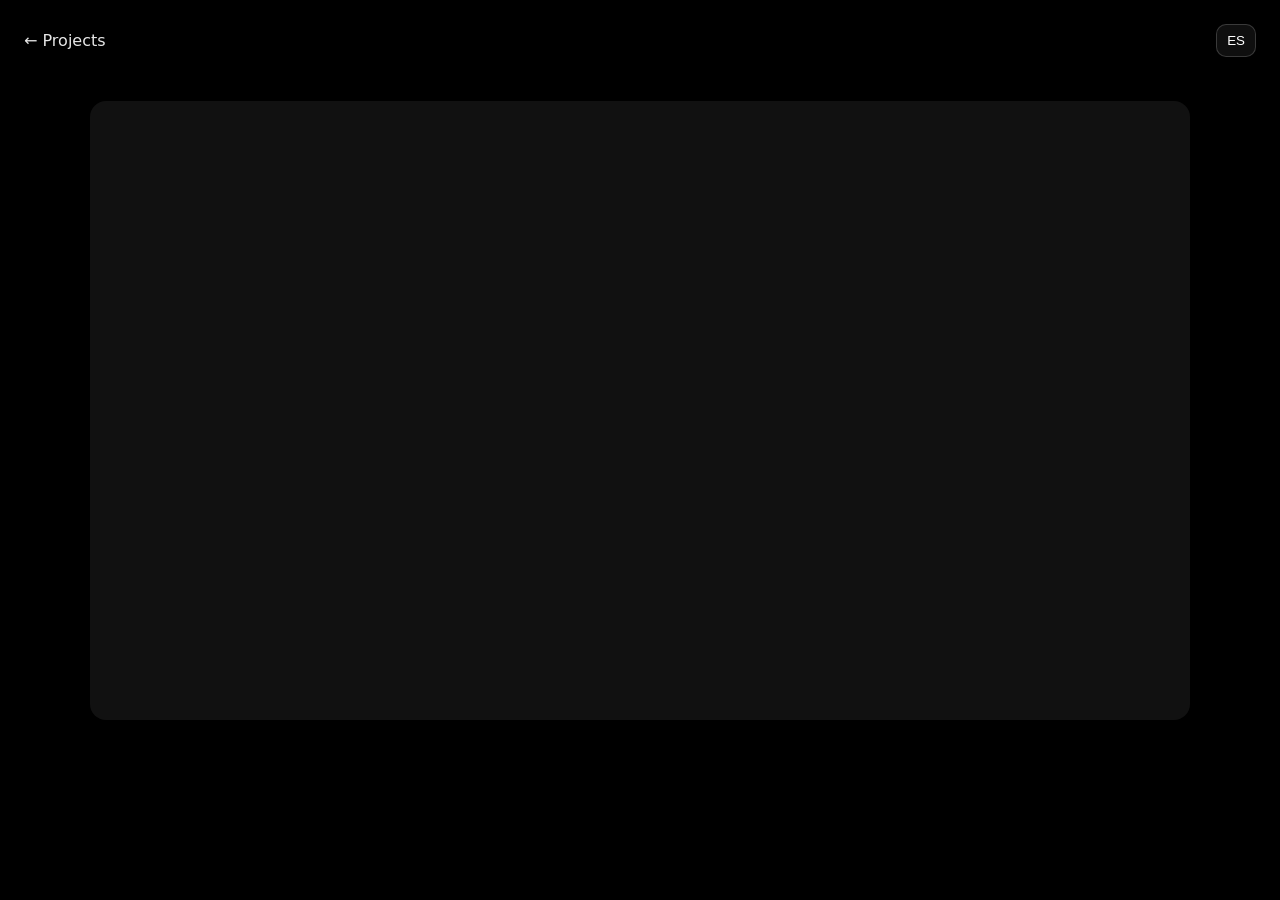
<file: project/index.html>
<!doctype html>
<html lang="es">
  <head>
    <meta charset="utf-8" />
    <meta name="viewport" content="width=device-width,initial-scale=1" />
    <title>Project</title>
    <style>
      body { margin: 0; font-family: system-ui, -apple-system, Arial; background: #000; color: #fff; }
      header { padding: 24px; display:flex; justify-content:space-between; align-items:center; }
      a { color: #fff; text-decoration: none; opacity:.9; }
      a:hover { opacity: 1; }
      .lang { border:1px solid rgba(255,255,255,.18); background:rgba(255,255,255,.06); color:#fff; padding:8px 10px; border-radius:10px; cursor:pointer; }
      .wrap { padding: 0 24px 40px; max-width: 1100px; margin: 0 auto; }
      .title { font-size: 34px; margin: 8px 0 10px; }
      .sub { opacity:.75; margin: 0 0 20px; }
      .video {
        position: relative;
        width: 100%;
        padding-top: 56.25%;
        background: #111;
        border-radius: 16px;
        overflow: hidden;
      }
      .video iframe {
        position:absolute; inset:0;
        width:100%; height:100%;
        border:0;
      }
      .desc { margin-top: 22px; opacity:.9; line-height:1.5; white-space: pre-wrap; }
    </style>
  </head>

  <body>
    <header>
      <a href="/projects">← Projects</a>
      <button class="lang" id="langBtn">ES</button>
    </header>

    <div class="wrap">
      <h1 class="title" id="title"></h1>
      <p class="sub" id="sub"></p>
      <div class="video" id="video"></div>
      <div class="desc" id="desc"></div>
    </div>

    <script type="module">
      import { fetchProjectBySlug } from "../js/sanity.js";

      const langBtn = document.getElementById("langBtn");
      let lang = localStorage.getItem("lang") || "es";
      langBtn.textContent = lang.toUpperCase();

      langBtn.addEventListener("click", () => {
        lang = lang === "es" ? "en" : "es";
        localStorage.setItem("lang", lang);
        langBtn.textContent = lang.toUpperCase();
        render();
      });

      // ✅ Get slug from URL: /projects/<slug>
      const pathParts = window.location.pathname.split("/").filter(Boolean);
      const slug = pathParts[pathParts.length - 1]; // last segment

      let project = null;

      function titleFor(p) {
        return lang === "es" ? p.title_es : p.title_en;
      }
      function descFor(p) {
        return lang === "es" ? p.description_es : p.description_en;
      }
      function vimeoId(url) {
        if (!url) return null;
        const m = String(url).match(/\b(\d{6,12})\b/);
        return m ? m[1] : null;
      }

      function render() {
        if (!project) return;
        document.getElementById("title").textContent = titleFor(project);
        document.getElementById("sub").textContent = [project.client, project.year].filter(Boolean).join(" • ");
        document.getElementById("desc").textContent = descFor(project) || "";

        const id = vimeoId(project.vimeo_url);
        document.getElementById("video").innerHTML = id
          ? `<iframe src="https://player.vimeo.com/video/${id}?autoplay=0&muted=0&title=0&byline=0&portrait=0" allow="autoplay; fullscreen; picture-in-picture" allowfullscreen></iframe>`
          : `<div style="padding:24px;opacity:.7">Video URL inválida</div>`;
      }

      (async () => {
        project = await fetchProjectBySlug(slug);
        if (!project) {
          document.getElementById("title").textContent = "Project not found";
          return;
        }
        render();
      })();
    </script>
  </body>
</html>
</file>
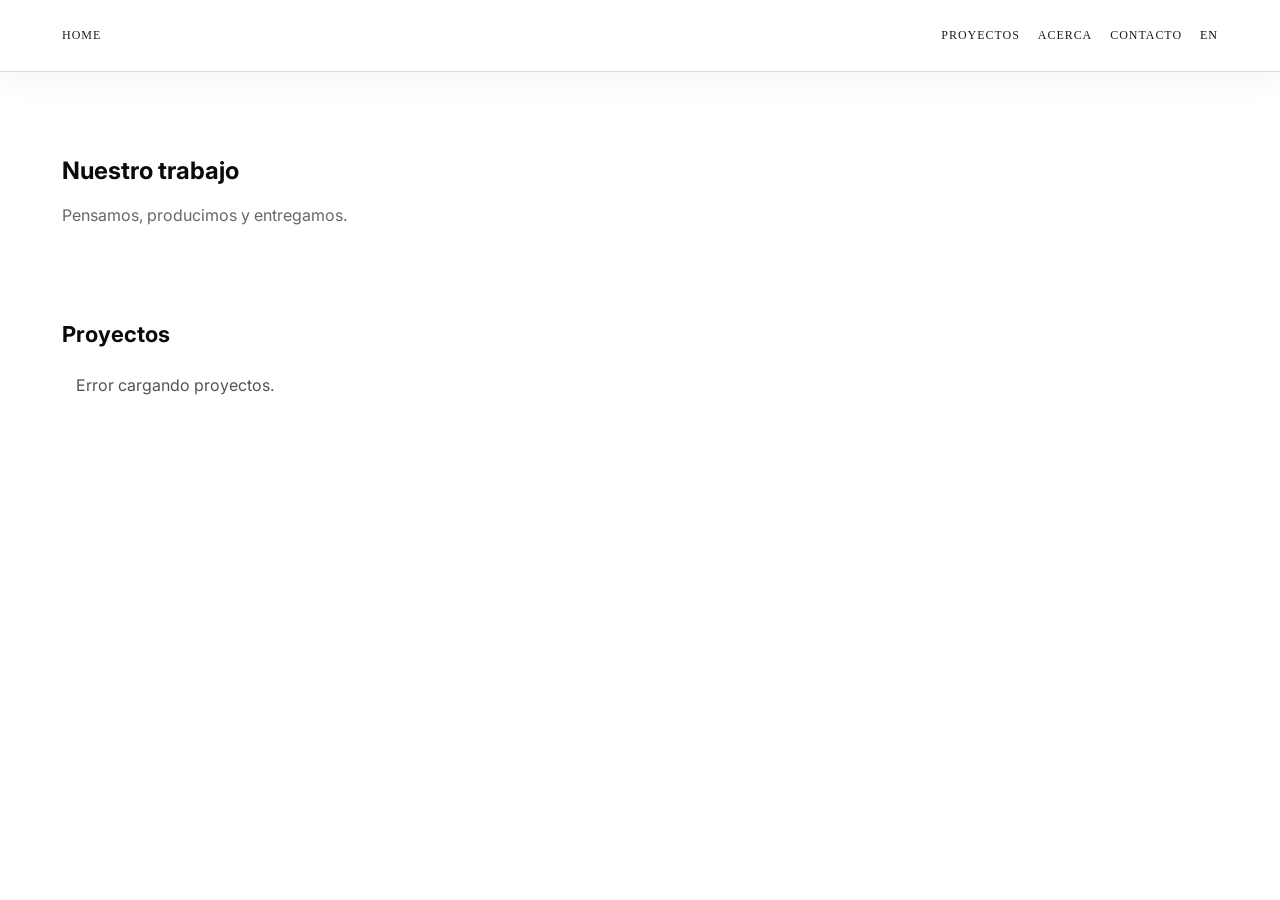
<file: projects/index.html>
<!doctype html>
<html lang="es">
  <head>
    <meta charset="utf-8" />
    <meta name="viewport" content="width=device-width,initial-scale=1" />
    <title>Projects</title>

    <!-- Main styles -->
    <link rel="stylesheet" href="/css/style.css" />

    <!-- SEO / OG -->
    <meta name="description" content="Portfolio de proyectos audiovisuales." />
    <meta property="og:type" content="website" />
    <meta property="og:title" content="Calabria – Projects" />
    <meta property="og:description" content="Selección de trabajos audiovisuales." />
    <meta property="og:image" content="https://productora-web-v2.pages.dev/assets/og.jpg" />
    <meta property="og:url" content="https://productora-web-v2.pages.dev/projects/" />
    <meta name="twitter:card" content="summary_large_image" />
    <link rel="icon" href="/assets/favicon.png" />
    <link rel="canonical" href="https://www.bycalabria.com/projects/" />

    <style>
      /* page-specific */
      .top {
        display: flex;
        justify-content: space-between;
        align-items: flex-end;
        gap: 18px;
        padding-top: 28px;
      }

      .subtitle {
        margin: 0;
        color: var(--muted);
        max-width: 80ch;
      }

      .filters {
        display: flex;
        gap: 10px;
        flex-wrap: wrap;
        justify-content: flex-end;
      }

      .pill {
        border: 1px solid var(--line);
        background: rgba(255, 255, 255, 0.05);
        color: var(--fg);
        padding: 8px 10px;
        border-radius: 999px;
        cursor: pointer;
        font-size: 13px;
        opacity: 0.9;
      }
      .pill:hover {
        opacity: 1;
      }
      .pill.active {
        background: rgba(255, 255, 255, 0.12);
        border-color: rgba(255, 255, 255, 0.22);
      }

      /* detail view */
      .detail-wrap {
        padding: 26px 0 54px;
      }

      .backline {
        display: flex;
        align-items: center;
        gap: 12px;
        margin: 10px 0 18px;
      }

      .back {
        display: inline-flex;
        align-items: center;
        gap: 8px;
        color: var(--fg);
        opacity: 0.9;
      }

      .detail-title {
        font-size: 36px;
        margin: 8px 0 10px;
        line-height: 1.05;
      }

      .detail-sub {
        margin: 0 0 18px;
        color: var(--muted);
      }

      .detail-video {
        position: relative;
        width: 100%;
        padding-top: 56.25%;
        background: #111;
        border-radius: 16px;
        overflow: hidden;
        border: 1px solid var(--line);
      }

      .detail-video iframe {
        position: absolute;
        inset: 0;
        width: 100%;
        height: 100%;
        border: 0;
      }

      .detail-desc {
        margin-top: 18px;
        color: var(--muted);
        line-height: 1.55;
        white-space: pre-wrap;
      }

      .hidden {
        display: none;
        
      .video-loading{
  position:absolute;
  inset:0;
  display:flex;
  align-items:center;
  justify-content:center;
  color: rgba(255,255,255,.65);
  font-size:12px;
  letter-spacing:.18em;
  text-transform: uppercase;
  background: radial-gradient(circle at 50% 50%, rgba(255,255,255,.06), rgba(0,0,0,.65));
}

.fade-in{
  animation: fadeIn .45s ease both;
}
@keyframes fadeIn{
  from{ opacity:0; transform: translateY(6px); filter: blur(6px); }
  to{ opacity:1; transform: translateY(0); filter: blur(0); }
}
.gallery{
  margin-top: 16px;
  display:grid;
  grid-template-columns: repeat(3, 1fr);
  gap: 12px;
}

@media (max-width: 900px){
  .gallery{ grid-template-columns: repeat(2, 1fr); }
}

.gallery img{
  width:100%;
  aspect-ratio: 16/10;
  object-fit: cover;
  border-radius: 14px;
  border: 1px solid var(--line);
  cursor: pointer;
  transition: transform .25s ease, opacity .25s ease;
  opacity: .95;
}
.gallery img:hover{
  transform: scale(1.01);
  opacity: 1;
}
        /* Lightbox */
.lightbox{
  position: fixed;
  inset: 0;
  background: rgba(0,0,0,.92);
  display:flex;
  align-items:center;
  justify-content:center;
  padding: 18px;
  z-index: 99999;
}

.lightbox.hidden{
  display:none;
}

.lightbox-img{
  max-width: min(1100px, 96vw);
  max-height: 86vh;
  border-radius: 16px;
  border: 1px solid rgba(255,255,255,.14);
  object-fit: contain;
}

.lightbox-close{
  position:absolute;
  top: 16px;
  right: 16px;
  width: 42px;
  height: 42px;
  border-radius: 999px;
  border: 1px solid rgba(255,255,255,.18);
  background: rgba(255,255,255,.08);
  color: rgba(255,255,255,.92);
  cursor:pointer;
  font-size: 16px;
}
.lightbox-close:hover{
  background: rgba(255,255,255,.14);
}


      }
    </style>
  </head>

  <body>
    <!-- NAV mount -->
    <script type="module">
      import { mountNav } from "/js/nav.js";
      mountNav();
    </script>

    <main class="container">
      <!-- LIST VIEW -->
      <section id="listView" class="section" style="padding-top: 36px">
        <div class="top">
          <div>
            <h1 class="h1 display" id="pageTitle">Nuestro trabajo</h1>
            <p class="subtitle" id="pageSubtitle">
              Pensamos, producimos y entregamos.
            </p>
          </div>

          <div class="filters" id="filters"></div>
        </div>

        <div style="height: 18px"></div>

        <div class="grid" id="grid"></div>
      </section>

      <!-- DETAIL VIEW -->
      <section id="detailView" class="hidden detail-wrap">
        <div class="backline">
          <a class="back" href="/projects/" id="backBtn">← Projects</a>
          <span style="color: var(--muted2); font-size: 13px" id="detailSlug"></span>
        </div>

        <h1 class="detail-title display" id="detailTitle"></h1>
        <p class="detail-sub" id="detailSub"></p>

        <div class="detail-video" id="detailVideo">
        <!-- GALLERY -->
<div class="gallery" id="gallery"></div>

        <div class="detail-desc" id="detailDesc"></div>
      </section>
    </main>
    
<!-- LIGHTBOX -->
<div class="lightbox hidden" id="lightbox" aria-hidden="true">
  <button class="lightbox-close" id="lightboxClose" aria-label="Close">✕</button>
  <button class="lightbox-arrow left" id="lightboxPrev" aria-label="Previous">‹</button>
  <button class="lightbox-arrow right" id="lightboxNext" aria-label="Next">›</button>
  <div class="lightbox-count" id="lightboxCount">1 / 1</div>
  <img class="lightbox-img" id="lightboxImg" alt="" />
</div>


    <!-- ✅ main logic (external JS) -->
    <script type="module" src="/projects/projects.js"></script>
  </body>
</html>
</file>
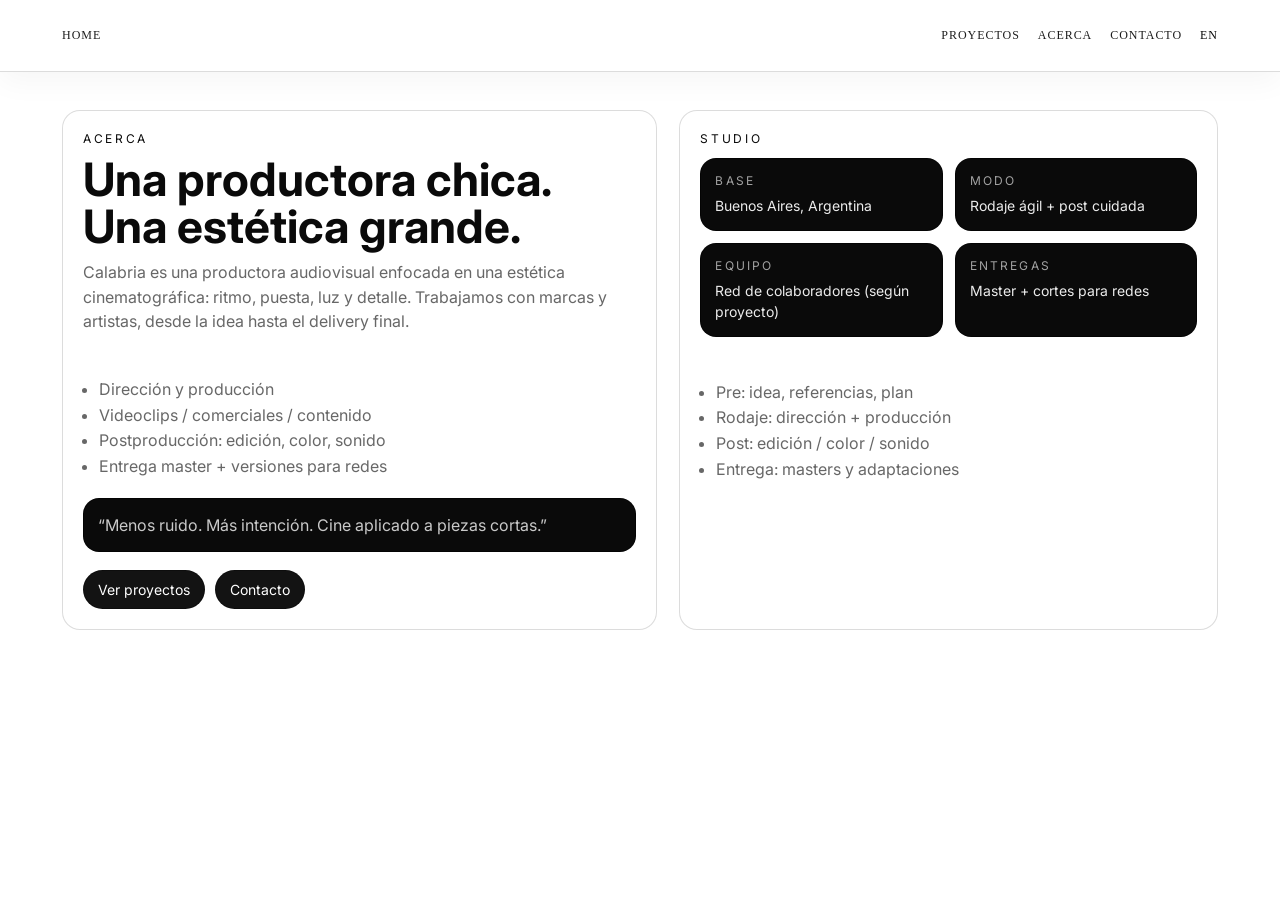
<file: about.html>
<!doctype html>
<html lang="es">
<head>
  <meta charset="utf-8"/>
  <meta name="viewport" content="width=device-width,initial-scale=1"/>
  <title>Acerca – Calabria</title>
  <link rel="stylesheet" href="/css/style.css"/>

  <meta name="description" content="Calabria. Productora audiovisual: dirección, producción y post." />
  <meta property="og:type" content="website" />
  <meta property="og:title" content="Acerca – Calabria" />
  <meta property="og:description" content="Dirección, producción y post. Estética cinematográfica." />
  <meta property="og:image" content="https://www.bycalabria.com/assets/og.jpg" />
  <meta property="og:url" content="https://www.bycalabria.com/about.html" />
  <meta name="twitter:card" content="summary_large_image" />
  <link rel="icon" href="/assets/favicon.png" />
  <link rel="canonical" href="https://www.bycalabria.com/about.html" />

  <style>
    .about-wrap{
      padding-top: 38px;
      padding-bottom: 70px;
      display:grid;
      grid-template-columns: 1.05fr .95fr;
      gap: 22px;
    }
    @media (max-width: 900px){
      .about-wrap{ grid-template-columns: 1fr; }
    }

    .panel{
      border: 1px solid var(--line);
      border-radius: var(--radius);
      background: rgba(255,255,255,.03);
      overflow:hidden;
    }
    .panel-inner{ padding: 20px; }

    .kicker{
      font-size: 12px;
      letter-spacing: .22em;
      text-transform: uppercase;
      color: var(--muted2);
      margin-bottom: 10px;
    }

    .big-title{
      margin: 0 0 10px;
      font-size: 46px;
      line-height: 1.02;
      max-width: 20ch;
    }

    .lead{
      margin: 0;
      color: var(--muted);
      max-width: 75ch;
      line-height: 1.55;
      font-size: 16px;
    }

    .section-title{
      margin: 18px 0 10px;
      font-size: 12px;
      letter-spacing: .22em;
      text-transform: uppercase;
      color: rgba(255,255,255,.62);
    }

    .bullets{
      margin: 0;
      padding-left: 16px;
      color: var(--muted);
      line-height: 1.6;
    }

    /* ✅ Capsule black style (replaces grey blocks) */
    .cap{
      border: 1px solid rgba(0,0,0,.55);
      border-radius: 16px;
      background: #0a0a0a;
      color: rgba(255,255,255,.9);
      padding: 14px;
    }

    .quote{
      margin-top: 18px;
      line-height: 1.55;
      color: rgba(255,255,255,.78);
    }

    .mini-grid{
      display:grid;
      grid-template-columns: 1fr 1fr;
      gap: 12px;
      margin-top: 12px;
    }
    @media (max-width: 520px){
      .mini-grid{ grid-template-columns: 1fr; }
    }

    /* right cards -> capsule black */
    .card2{
      border: 1px solid rgba(0,0,0,.55);
      border-radius: 16px;
      background: #0a0a0a;
      padding: 14px;
    }
    .card2 .label{
      font-size: 12px;
      letter-spacing: .18em;
      text-transform: uppercase;
      color: rgba(255,255,255,.62);
      margin-bottom: 8px;
    }
    .card2 .value{
      color: rgba(255,255,255,.92);
      font-size: 14px;
      line-height: 1.45;
    }

    /* buttons -> capsule black like Contact */
    .btnrow{
      display:flex;
      gap: 10px;
      flex-wrap: wrap;
      margin-top: 18px;
    }
    .btn{
      display:inline-flex;
      align-items:center;
      justify-content:center;
      gap:8px;
      padding: 10px 14px;
      border-radius: 999px;
      border: 1px solid rgba(0,0,0,.55);
      background: #0a0a0a;
      color: #fff;
      cursor:pointer;
      font-size: 14px;
      opacity: .96;
      white-space: nowrap;
      text-decoration:none;
      transition: transform .22s ease, border-color .22s ease, opacity .22s ease;
    }
    .btn:hover{
      transform: translateY(-1px);
      border-color: rgba(255,255,255,.22);
      opacity: 1;
    }

  </style>
</head>

<body>
  <script type="module">
    import { mountNav } from "/js/nav.js";
    mountNav();
  </script>

  <main class="container">
    <section class="about-wrap">

      <!-- LEFT -->
      <div class="panel">
        <div class="panel-inner">
          <div class="kicker" id="kicker">Acerca</div>

          <h1 class="big-title display" id="title">
            Una productora chica. Una estética grande.
          </h1>

          <p class="lead" id="lead">
            Calabria es una productora audiovisual enfocada en una estética cinematográfica:
            ritmo, puesta, luz y detalle. Trabajamos con marcas y artistas, desde la idea hasta el delivery final.
          </p>

          <div class="section-title" id="servicesTitle">Servicios</div>
          <ul class="bullets" id="services">
            <li>Dirección y producción</li>
            <li>Videoclips / comerciales / contenido</li>
            <li>Postproducción: edición, color, sonido</li>
            <li>Entrega master + versiones para redes</li>
          </ul>

          <!-- ✅ quote in capsule black -->
          <div class="cap quote" id="quote">
            “Menos ruido. Más intención. Cine aplicado a piezas cortas.”
          </div>

          <div class="btnrow">
            <a class="btn" href="/projects/" id="btnProjects">Ver Proyectos</a>
            <a class="btn" href="/contact.html" id="btnContact">Contacto</a>
          </div>
        </div>
      </div>

      <!-- RIGHT -->
      <div class="panel">
        <div class="panel-inner">
          <div class="kicker" id="kicker2">Studio</div>

          <div class="mini-grid">
            <div class="card2">
              <div class="label" id="baseLabel">Base</div>
              <div class="value" id="baseValue">Buenos Aires, Argentina</div>
            </div>
            <div class="card2">
              <div class="label" id="modeLabel">Modo</div>
              <div class="value" id="modeValue">Rodaje ágil + post cuidada</div>
            </div>
            <div class="card2">
              <div class="label" id="crewLabel">Equipo</div>
              <div class="value" id="crewValue">Red de colaboradores (según proyecto)</div>
            </div>
            <div class="card2">
              <div class="label" id="deliverLabel">Entregas</div>
              <div class="value" id="deliverValue">Master + cortes para redes</div>
            </div>
          </div>

          <div class="section-title" id="howTitle" style="margin-top:18px">Cómo trabajamos</div>
          <ul class="bullets" id="how">
            <li>Pre: idea, referencias, plan</li>
            <li>Rodaje: dirección + producción</li>
            <li>Post: edición / color / sonido</li>
            <li>Entrega: masters y adaptaciones</li>
          </ul>
        </div>
      </div>

    </section>
  </main>

  <script type="module">
    import { getLang } from "/js/site.js";
    const lang = getLang();

    const COPY = {
      es: {
        kicker: "Acerca",
        kicker2: "Studio",
        title: "Una productora chica. Una estética grande.",
        lead:
          "Calabria es una productora audiovisual enfocada en una estética cinematográfica: ritmo, puesta, luz y detalle. Trabajamos con marcas y artistas, desde la idea hasta el delivery final.",
        servicesTitle: "Servicios",
        services: [
          "Dirección y producción",
          "Videoclips / comerciales / contenido",
          "Postproducción: edición, color, sonido",
          "Entrega master + versiones para redes"
        ],
        quote: "“Menos ruido. Más intención. Cine aplicado a piezas cortas.”",
        btnProjects: "Ver proyectos",
        btnContact: "Contacto",
        baseLabel: "Base",
        baseValue: "Buenos Aires, Argentina",
        modeLabel: "Modo",
        modeValue: "Rodaje ágil + post cuidada",
        crewLabel: "Equipo",
        crewValue: "Red de colaboradores (según proyecto)",
        deliverLabel: "Entregas",
        deliverValue: "Master + cortes para redes",
        howTitle: "Cómo trabajamos",
        how: [
          "Pre: idea, referencias, plan",
          "Rodaje: dirección + producción",
          "Post: edición / color / sonido",
          "Entrega: masters y adaptaciones"
        ]
      },
      en: {
        kicker: "About",
        kicker2: "Studio",
        title: "A small studio. A big aesthetic.",
        lead:
          "Calabria is an audiovisual studio focused on cinematic aesthetics: rhythm, staging, light and detail. We work with brands and artists, from concept to final delivery.",
        servicesTitle: "Services",
        services: [
          "Direction & production",
          "Music videos / commercials / content",
          "Post: editing, color, sound",
          "Master delivery + social cutdowns"
        ],
        quote: "“Less noise. More intention. Cinema applied to short formats.”",
        btnProjects: "See projects",
        btnContact: "Contact",
        baseLabel: "Base",
        baseValue: "Buenos Aires, Argentina",
        modeLabel: "Mode",
        modeValue: "Agile shoots + careful post",
        crewLabel: "Crew",
        crewValue: "Network of collaborators (per project)",
        deliverLabel: "Delivery",
        deliverValue: "Masters + social cutdowns",
        howTitle: "How we work",
        how: [
          "Pre: concept, references, plan",
          "Shoot: direction + production",
          "Post: edit / color / sound",
          "Delivery: masters and adaptations"
        ]
      }
    };

    const c = COPY[lang] || COPY.es;

    // kickers
    document.getElementById("kicker").textContent = c.kicker;
    document.getElementById("kicker2").textContent = c.kicker2;

    // main copy
    document.getElementById("title").textContent = c.title;
    document.getElementById("lead").textContent = c.lead;

    // services
    document.getElementById("servicesTitle").textContent = c.servicesTitle;
    document.getElementById("services").innerHTML = c.services.map(x => `<li>${x}</li>`).join("");

    // quote
    document.getElementById("quote").textContent = c.quote;

    // buttons
    document.getElementById("btnProjects").textContent = c.btnProjects;
    document.getElementById("btnContact").textContent = c.btnContact;

    // right cards
    document.getElementById("baseLabel").textContent = c.baseLabel;
    document.getElementById("baseValue").textContent = c.baseValue;
    document.getElementById("modeLabel").textContent = c.modeLabel;
    document.getElementById("modeValue").textContent = c.modeValue;
    document.getElementById("crewLabel").textContent = c.crewLabel;
    document.getElementById("crewValue").textContent = c.crewValue;
    document.getElementById("deliverLabel").textContent = c.deliverLabel;
    document.getElementById("deliverValue").textContent = c.deliverValue;

    // how
    document.getElementById("howTitle").textContent = c.howTitle;
    document.getElementById("how").innerHTML = c.how.map(x => `<li>${x}</li>`).join("");
  </script>
</body>
</html>
</file>
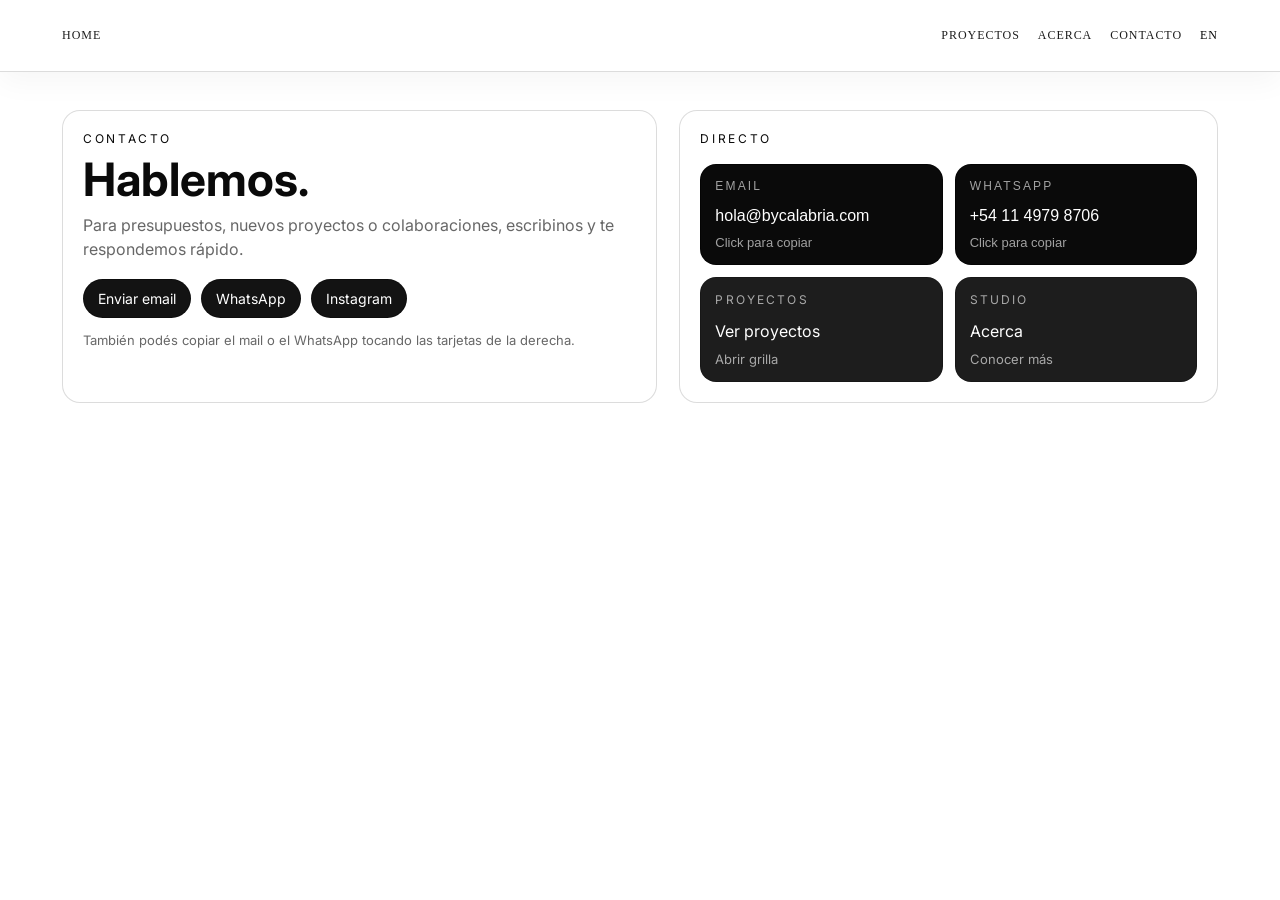
<file: contact.html>
<!doctype html>
<html lang="es">
<head>
  <meta charset="utf-8"/>
  <meta name="viewport" content="width=device-width,initial-scale=1"/>
  <title>Contacto – Calabria</title>
  <link rel="stylesheet" href="/css/style.css"/>

  <meta name="description" content="Contacto – Calabria. Dirección, producción y post." />
  <meta property="og:type" content="website" />
  <meta property="og:title" content="Contacto – Calabria" />
  <meta property="og:description" content="Hablemos. Dirección, producción y post." />
  <meta property="og:image" content="https://www.bycalabria.com/assets/og.jpg" />
  <meta property="og:url" content="https://www.bycalabria.com/contact.html" />
  <meta name="twitter:card" content="summary_large_image" />
  <link rel="icon" href="/assets/favicon.png" />
  <link rel="canonical" href="https://www.bycalabria.com/contact.html" />

  <style>
    .contact-wrap{
      padding-top: 38px;
      padding-bottom: 64px;
      display:grid;
      grid-template-columns: 1.05fr .95fr;
      gap: 22px;
    }
    @media (max-width: 900px){
      .contact-wrap{ grid-template-columns: 1fr; }
    }

    /* panels */
    .panel{
      border: 1px solid var(--line);
      border-radius: var(--radius);
      background: rgba(255,255,255,.03);
      overflow:hidden;
    }
    .panel-inner{ padding: 20px; }

    .kicker{
      font-size: 12px;
      letter-spacing: .22em;
      text-transform: uppercase;
      color: var(--muted2);
      margin-bottom: 10px;
    }

    .big-title{
      margin: 0 0 10px;
      font-size: 46px;
      line-height: 1.02;
    }

    .lead{
      margin: 0;
      color: var(--muted);
      max-width: 70ch;
      line-height: 1.5;
    }

    /* right grid */
    .grid-actions{
      display:grid;
      grid-template-columns: 1fr 1fr;
      gap: 12px;
      margin-top: 18px;
    }
    @media (max-width: 520px){
      .grid-actions{ grid-template-columns: 1fr; }
    }

    /* ✅ capsule black style (applied to both sides) */
    .cap{
      display:flex;
      flex-direction: column;
      gap: 8px;
      padding: 14px;
      border-radius: 16px;
      border: 1px solid rgba(0,0,0,.55);
      background: #0a0a0a;
      color: #fff;
      cursor: pointer;
      text-decoration: none;
      transition: transform .22s ease, border-color .22s ease, opacity .22s ease;
    }
    .cap:hover{
      transform: translateY(-2px);
      border-color: rgba(255,255,255,.22);
      opacity: .98;
    }

    .cap .label{
      font-size: 12px;
      letter-spacing: .18em;
      text-transform: uppercase;
      color: rgba(255,255,255,.62);
    }
    .cap .value{
      font-size: 16px;
      color: #fff;
    }
    .cap .hint{
      font-size: 13px;
      color: rgba(255,255,255,.62);
      margin-top: 2px;
    }

    /* left CTA row */
    .btnrow{
      display:flex;
      gap: 10px;
      flex-wrap: wrap;
      margin-top: 18px;
    }

    /* left buttons same style as right capsules */
    .btn{
      display:inline-flex;
      align-items:center;
      justify-content:center;
      gap:8px;
      padding: 10px 14px;
      border-radius: 999px;
      border: 1px solid rgba(0,0,0,.55);
      background: #0a0a0a;
      color: #fff;
      cursor:pointer;
      font-size: 14px;
      text-decoration: none;
      transition: transform .22s ease, border-color .22s ease, opacity .22s ease;
      opacity: .96;
      white-space: nowrap;
    }
    .btn:hover{
      transform: translateY(-1px);
      border-color: rgba(255,255,255,.22);
      opacity: 1;
    }

    .note{
      margin-top: 14px;
      font-size: 13px;
      color: var(--muted);
    }

    .toast{
      position: fixed;
      left: 50%;
      bottom: 18px;
      transform: translateX(-50%);
      padding: 10px 12px;
      border-radius: 999px;
      border: 1px solid rgba(0,0,0,.25);
      background: rgba(10,10,10,.92);
      color: rgba(255,255,255,.92);
      font-size: 13px;
      opacity: 0;
      pointer-events: none;
      transition: opacity .25s ease;
      z-index: 99999;
    }
    .toast.show{ opacity: 1; }
  </style>
</head>

<body>
  <script type="module">
    import { mountNav } from "/js/nav.js";
    mountNav();
  </script>

  <main class="container">
    <section class="contact-wrap">

      <!-- LEFT -->
      <div class="panel">
        <div class="panel-inner">
          <div class="kicker" id="kicker">Contacto</div>

          <h1 class="big-title display" id="title">Hablemos.</h1>

          <p class="lead" id="lead">
            Para presupuestos, nuevos proyectos o colaboraciones, escribinos y te respondemos rápido.
          </p>

          <div class="btnrow">
            <a class="btn" id="btnEmail" href="#">Enviar email</a>
            <a class="btn" id="btnWhatsApp" href="#" target="_blank" rel="noreferrer">WhatsApp</a>
            <a class="btn" id="btnIG" href="#" target="_blank" rel="noreferrer">Instagram</a>
          </div>

          <div class="note" id="note">
            También podés copiar el mail o el WhatsApp tocando las tarjetas de la derecha.
          </div>
        </div>
      </div>

      <!-- RIGHT -->
      <div class="panel">
        <div class="panel-inner">
          <div class="kicker" id="kicker2">Directo</div>

          <div class="grid-actions">
            <button class="cap" id="copyEmail" type="button">
              <div class="label" id="emailLabel">Email</div>
              <div class="value" id="emailValue">hola@bycalabria.com</div>
              <div class="hint" id="emailHint">Click para copiar</div>
            </button>

            <button class="cap" id="copyPhone" type="button">
              <div class="label" id="waLabel">WhatsApp</div>
              <div class="value" id="waValue">+54 11 0000 0000</div>
              <div class="hint" id="waHint">Click para copiar</div>
            </button>

            <a class="cap" id="openProjects" href="/projects/">
              <div class="label" id="projLabel">Proyectos</div>
              <div class="value" id="projValue">Ver proyectos</div>
              <div class="hint" id="projHint">Abrir grilla</div>
            </a>

            <a class="cap" id="openAbout" href="/about.html">
              <div class="label" id="aboutLabel">Studio</div>
              <div class="value" id="aboutValue">Acerca</div>
              <div class="hint" id="aboutHint">Conocer más</div>
            </a>
          </div>

          <!-- ✅ horario eliminado -->
        </div>
      </div>

    </section>
  </main>

  <div class="toast" id="toast">Copiado</div>

  <script type="module">
    import { getLang } from "/js/site.js";

    const lang = getLang();

    const EMAIL = "hola@bycalabria.com";
    const PHONE_INTL = "+54 11 4979 8706";
    const IG_URL = "https://instagram.com/bycalabria";
    const WHATSAPP_TEXT = "Hola! Quería consultar por un proyecto audiovisual.";

    const COPY = {
      es: {
        kicker1: "Contacto",
        kicker2: "Directo",
        title: "Hablemos.",
        lead: "Para presupuestos, nuevos proyectos o colaboraciones, escribinos y te respondemos rápido.",
        note: "También podés copiar el mail o el WhatsApp tocando las tarjetas de la derecha.",
        emailLabel: "Email",
        emailHint: "Click para copiar",
        waLabel: "WhatsApp",
        waHint: "Click para copiar",
        projLabel: "Proyectos",
        projValue: "Ver proyectos",
        projHint: "Abrir grilla",
        aboutValue: "Acerca",
        aboutHint: "Conocer más",
        toast: "Copiado ✓",
        btnEmail: "Enviar email",
        btnWA: "WhatsApp",
        btnIG: "Instagram",
      },
      en: {
        kicker1: "Contact",
        kicker2: "Direct",
        title: "Let’s talk.",
        lead: "For budgets, new projects or collaborations, send a message and we’ll reply fast.",
        note: "You can also copy the email or WhatsApp by clicking the cards on the right.",
        emailLabel: "Email",
        emailHint: "Click to copy",
        waLabel: "WhatsApp",
        waHint: "Click to copy",
        projLabel: "Projects",
        projValue: "See projects",
        projHint: "Open grid",
        aboutValue: "About",
        aboutHint: "Learn more",
        toast: "Copied ✓",
        btnEmail: "Send email",
        btnWA: "WhatsApp",
        btnIG: "Instagram",
      }
    };

    const c = COPY[lang] || COPY.es;

    // text
    document.getElementById("kicker").textContent = c.kicker1;
    document.getElementById("kicker2").textContent = c.kicker2;
    document.getElementById("title").textContent = c.title;
    document.getElementById("lead").textContent = c.lead;
    document.getElementById("note").textContent = c.note;
    document.getElementById("emailLabel").textContent = c.emailLabel;
    document.getElementById("emailHint").textContent = c.emailHint;
    document.getElementById("waLabel").textContent = c.waLabel;
    document.getElementById("waHint").textContent = c.waHint;
    document.getElementById("projLabel").textContent = c.projLabel;
    document.getElementById("projValue").textContent = c.projValue;
    document.getElementById("projHint").textContent = c.projHint;
    document.getElementById("aboutValue").textContent = c.aboutValue;
    document.getElementById("aboutHint").textContent = c.aboutHint;
    document.getElementById("btnEmail").textContent = c.btnEmail;
    document.getElementById("btnWhatsApp").textContent = c.btnWA;
    document.getElementById("btnIG").textContent = c.btnIG;

    // values
    document.getElementById("emailValue").textContent = EMAIL;
    document.getElementById("waValue").textContent = PHONE_INTL;

    // links
    document.getElementById("btnEmail").href = `mailto:${EMAIL}?subject=${encodeURIComponent("Consulta – Calabria")}`;
    const waUrl = `https://wa.me/${PHONE_INTL.replace(/\D/g,"")}?text=${encodeURIComponent(WHATSAPP_TEXT)}`;
    document.getElementById("btnWhatsApp").href = waUrl;
    document.getElementById("btnIG").href = IG_URL;

    // toast
    const toast = document.getElementById("toast");
    function showToast(msg){
      toast.textContent = msg;
      toast.classList.add("show");
      clearTimeout(window.__t);
      window.__t = setTimeout(()=>toast.classList.remove("show"), 1400);
    }

    async function copyText(t){
      try{
        await navigator.clipboard.writeText(t);
        showToast(c.toast);
      }catch(e){
        showToast(lang === "es" ? "No se pudo copiar" : "Copy failed");
      }
    }

    document.getElementById("copyEmail").addEventListener("click", ()=>copyText(EMAIL));
    document.getElementById("copyPhone").addEventListener("click", ()=>copyText(PHONE_INTL));
  </script>
</body>
</html>
</file>
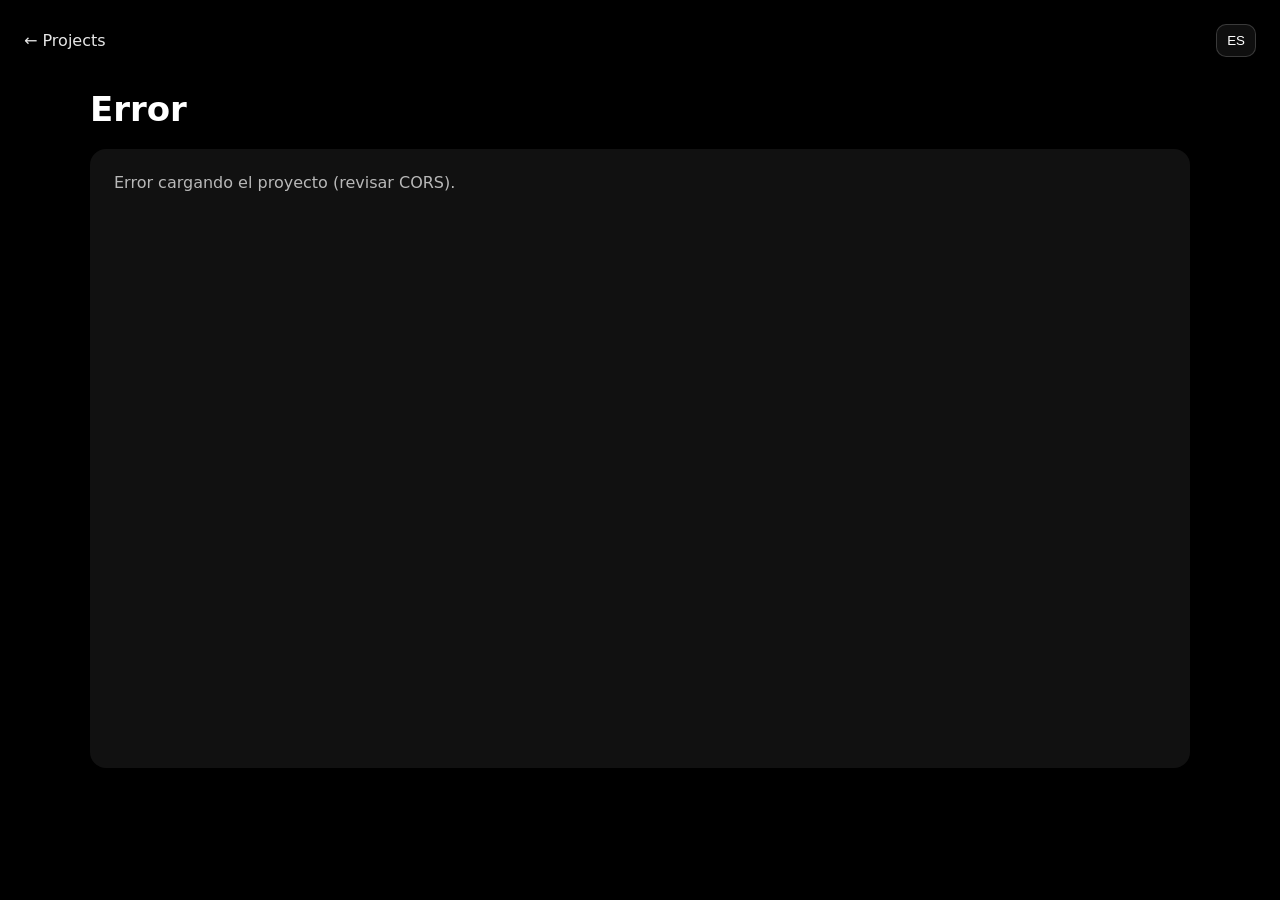
<file: projects/project.html>
<!doctype html>
<html lang="es">
  <head>
    <meta charset="utf-8" />
    <meta name="viewport" content="width=device-width,initial-scale=1" />
    <meta name="robots" content="index,follow" />

    <title>Project</title>

    <style>
      body {
        margin: 0;
        font-family: system-ui, -apple-system, Arial, sans-serif;
        background: #000;
        color: #fff;
      }

      header {
        padding: 24px;
        display: flex;
        justify-content: space-between;
        align-items: center;
      }

      a {
        color: #fff;
        text-decoration: none;
        opacity: 0.9;
      }

      a:hover {
        opacity: 1;
      }

      .lang {
        border: 1px solid rgba(255, 255, 255, 0.18);
        background: rgba(255, 255, 255, 0.06);
        color: #fff;
        padding: 8px 10px;
        border-radius: 10px;
        cursor: pointer;
      }

      .wrap {
        padding: 0 24px 40px;
        max-width: 1100px;
        margin: 0 auto;
      }

      .title {
        font-size: 34px;
        margin: 8px 0 10px;
      }

      .sub {
        opacity: 0.75;
        margin: 0 0 20px;
      }

      /* ✅ Video container (horizontal by default, vertical supported) */
      .video {
        width: 100%;
        background: #111;
        border-radius: 16px;
        overflow: hidden;
        position: relative;

        /* default: horizontal */
        aspect-ratio: 16 / 9;
      }

      /* Vertical mode */
      .video.is-vertical {
        aspect-ratio: 9 / 16;
        max-height: 80vh; /* avoid being too tall */
        margin: 0 auto; /* keep centered if narrower */
      }

      .video iframe {
        width: 100%;
        height: 100%;
        border: 0;
        display: block;
      }

      .desc {
        margin-top: 22px;
        opacity: 0.9;
        line-height: 1.5;
        white-space: pre-wrap;
      }

      .notfound {
        padding: 24px;
        opacity: 0.7;
      }
    </style>
  </head>

  <body>
    <header>
      <a href="/projects">← Projects</a>
      <button class="lang" id="langBtn">ES</button>
    </header>

    <div class="wrap">
      <h1 class="title" id="title"></h1>
      <p class="sub" id="sub"></p>

      <div class="video" id="video"></div>

      <div class="desc" id="desc"></div>
    </div>

    <script type="module">
      import { fetchProjectBySlug } from "../js/sanity.js";

      const langBtn = document.getElementById("langBtn");
      const videoEl = document.getElementById("video");

      let lang = localStorage.getItem("lang") || "es";
      langBtn.textContent = lang.toUpperCase();

      langBtn.addEventListener("click", () => {
        lang = lang === "es" ? "en" : "es";
        localStorage.setItem("lang", lang);
        langBtn.textContent = lang.toUpperCase();
        render();
      });

      // ✅ Slug from URL: /projects/project.html?slug=<slug>
      const params = new URLSearchParams(window.location.search);
      const slug = params.get("slug");

      let project = null;

      function titleFor(p) {
        return lang === "es" ? p.title_es : p.title_en;
      }

      function descFor(p) {
        return lang === "es" ? p.description_es : p.description_en;
      }

      // --- Video parsing helpers (Vimeo / YouTube) ---

      function parseVideo(url) {
        if (!url) return null;
        const raw = String(url).trim();

        // Detect "vertical" intent:
        // 1) YouTube Shorts URL
        // 2) URL contains "vertical"
        const isVerticalHint =
          /youtube\.com\/shorts\//i.test(raw) || /\bvertical\b/i.test(raw);

        // VIMEO: extract numeric ID
        const vimeoMatch = raw.match(/\b(\d{6,12})\b/);
        const looksLikeVimeo =
          /vimeo\.com/i.test(raw) || /player\.vimeo\.com/i.test(raw);

        if (looksLikeVimeo && vimeoMatch) {
          return {
            provider: "vimeo",
            id: vimeoMatch[1],
            isVertical: isVerticalHint,
          };
        }

        // YOUTUBE: support
        // - https://www.youtube.com/watch?v=XXXX
        // - https://youtu.be/XXXX
        // - https://www.youtube.com/shorts/XXXX
        // - https://www.youtube.com/embed/XXXX
        let ytId = null;

        // shorts
        let m = raw.match(/youtube\.com\/shorts\/([a-zA-Z0-9_-]{6,})/i);
        if (m) ytId = m[1];

        // watch?v=
        if (!ytId) {
          m = raw.match(/[?&]v=([a-zA-Z0-9_-]{6,})/i);
          if (m) ytId = m[1];
        }

        // youtu.be/
        if (!ytId) {
          m = raw.match(/youtu\.be\/([a-zA-Z0-9_-]{6,})/i);
          if (m) ytId = m[1];
        }

        // embed/
        if (!ytId) {
          m = raw.match(/youtube\.com\/embed\/([a-zA-Z0-9_-]{6,})/i);
          if (m) ytId = m[1];
        }

        if (ytId) {
          return {
            provider: "youtube",
            id: ytId,
            isVertical: isVerticalHint,
          };
        }

        // If nothing matched:
        return null;
      }

      function setVideoVertical(isVertical) {
        videoEl.classList.toggle("is-vertical", !!isVertical);
      }

      function render() {
        if (!project) return;

        document.getElementById("title").textContent = titleFor(project);
        document.getElementById("sub").textContent = [project.client, project.year]
          .filter(Boolean)
          .join(" • ");

        document.getElementById("desc").textContent = descFor(project) || "";

        const video = parseVideo(project.vimeo_url);

        if (!video) {
          setVideoVertical(false);
          videoEl.innerHTML = `<div class="notfound">Video URL inválida (Vimeo o YouTube).</div>`;
          return;
        }

        setVideoVertical(video.isVertical);

        if (video.provider === "vimeo") {
          videoEl.innerHTML = `
            <iframe
              src="https://player.vimeo.com/video/${video.id}?autoplay=0&muted=0&title=0&byline=0&portrait=0"
              allow="autoplay; fullscreen; picture-in-picture"
              allowfullscreen
            ></iframe>
          `;
          return;
        }

        if (video.provider === "youtube") {
          videoEl.innerHTML = `
            <iframe
              src="https://www.youtube.com/embed/${video.id}"
              title="YouTube video player"
              frameborder="0"
              allow="accelerometer; autoplay; clipboard-write; encrypted-media; gyroscope; picture-in-picture; web-share"
              allowfullscreen
            ></iframe>
          `;
          return;
        }
      }

      (async () => {
        try {
          project = await fetchProjectBySlug(slug);

          if (!project) {
            document.getElementById("title").textContent = "Project not found";
            videoEl.innerHTML = `<div class="notfound">No se encontró el proyecto con slug: ${slug}</div>`;
            return;
          }

          // nicer browser title
          document.title = `${project.title_es || project.title_en} – Productora Web`;

          render();
        } catch (err) {
          console.error(err);
          document.getElementById("title").textContent = "Error";
          videoEl.innerHTML = `<div class="notfound">Error cargando el proyecto (revisar CORS).</div>`;
        }
      })();
    </script>
  </body>
</html>
</file>
<file: css/style.css>
@import url("https://fonts.googleapis.com/css2?family=Bebas+Neue&family=Inter:wght@300;400;500;600&display=swap");

/* =====================
   BASE
===================== */
:root{
  --bg:#ffffff;
  --fg:#0a0a0a;
  --muted:rgba(10,10,10,.62);
  --line:rgba(10,10,10,.14);
  --radius:18px;
}

*{box-sizing:border-box}
html,body{height:100%}

body{
  margin:0;
  background:var(--bg);
  color:var(--fg);
  font-family:"Inter", system-ui, -apple-system, Arial;
  padding-top:72px;
}

body.home{ padding-top:0; }

a{ color:inherit; text-decoration:none; opacity:.92; }
a:hover{ opacity:1; }

.container{
  max-width:1200px;
  margin:0 auto;
  padding:0 22px;
}

.section{ padding:56px 0; }

.h2{ margin:0; font-size:22px; }

/* =====================
   NAV
===================== */
header.nav{
  position:fixed;
  top:0; left:0; right:0;
  z-index:9999;
  height:72px;
  display:flex;
  align-items:center;
  background:rgba(255,255,255,.92);
  border-bottom:1px solid var(--line);
  transition: background .25s ease, border-color .25s ease, box-shadow .25s ease;
}

header.nav.is-solid{
  background:rgba(255,255,255,.92);
  border-bottom:1px solid var(--line);
  box-shadow:0 10px 30px rgba(0,0,0,.04);
  backdrop-filter: blur(12px);
}

/* Home top: no bar, only text */
body.home header.nav{
  background:transparent;
  border-bottom:1px solid transparent;
  box-shadow:none;
  backdrop-filter:none;
}

/* Home scrolled: solid bar */
body.home header.nav.is-solid{
  background:rgba(255,255,255,.92);
  border-bottom:1px solid var(--line);
  box-shadow:0 10px 30px rgba(0,0,0,.04);
  backdrop-filter: blur(12px);
}

.nav-inner{
  width:100%;
  display:flex;
  justify-content:space-between;
  align-items:center;
}

.brand,
.nav-links a,
.nav-links button{
  font-family: ui-serif, Georgia, "Times New Roman", serif;
  font-size: 12px;
  letter-spacing: .08em;
  text-transform: uppercase;
  color:#0a0a0a;
}

.nav-links{
  display:flex;
  gap:18px;
  align-items:center;
}

.nav-links button{
  background:none;
  border:none;
  cursor:pointer;
  padding:0;
}

/* White nav text only when home & top */
body.home header.nav:not(.is-solid) .brand,
body.home header.nav:not(.is-solid) .nav-links a,
body.home header.nav:not(.is-solid) .nav-links button{
  color:#fff;
  text-shadow:0 2px 18px rgba(0,0,0,.35);
}

/* =====================
   HERO FULLSCREEN (FIXED)
===================== */
.hero{
  position:relative;
  width:100%;
  height:100vh;
  height:100svh;
  height:100dvh;
  overflow:hidden;
  background:#000;
}

.reel{
  position:absolute;
  inset:0;
  overflow:hidden;
  background:#000;
}

.reel-video{
  position:absolute;
  inset:0;
  width:100%;
  height:100%;
  object-fit:cover;
  object-position:center;
  display:block;
}

/* =====================
   FEATURED SECTION HEADER
===================== */
.sec-head{
  display:flex;
  justify-content:space-between;
  align-items:baseline;
  gap:18px;
}

.see-all{
  color:var(--muted);
  font-size:14px;
}

/* =====================
   GRID / CARDS
===================== */
.grid{
  display:grid;
  gap:14px;
  grid-template-columns:repeat(auto-fit, minmax(230px,1fr));
}

.card{
  position:relative;
  overflow:hidden;
  border-radius:var(--radius);
  border:1px solid var(--line);
  background:#fff;
  transform:translateZ(0);
}

.card img{
  width:100%;
  height:100%;
  aspect-ratio:16/10;
  object-fit:cover;
  display:block;
  transform:scale(1);
  transition:transform .6s cubic-bezier(.2,.8,.2,1), opacity .6s;
  opacity:.96;
}

.card:hover img{
  transform:scale(1.06);
  opacity:1;
}

.card::after{
  content:"";
  position:absolute;
  inset:0;
  background:linear-gradient(to top, rgba(0,0,0,.72), rgba(0,0,0,.2) 55%, rgba(0,0,0,0));
  opacity:.95;
  transition:opacity .6s;
  pointer-events:none;
}

.card .meta{
  position:absolute;
  left:14px;
  right:14px;
  bottom:14px;
  color:#fff;
}

.card .meta h3{
  margin:0;
  font-size:18px;
  line-height:1.05;
  font-weight:600;
  color:rgba(255,255,255,1);
}

.card .meta p{
  margin:8px 0 0;
  font-size:13px;
  color:rgba(255,255,255,.82);
}

/* =====================
   BRANDS BLOCK
===================== */
.brands{
  margin: 12px 0 70px;
  border-radius: 26px;
  padding: 56px 0;
  background: #1b1c1f;
  color: #fff;
}

.brands-inner{
  max-width: 1100px;
  margin: 0 auto;
  padding: 0 22px;
}

.brands-title{
  margin: 0 0 28px;
  text-align:center;
  font-family: "Inter", system-ui, -apple-system, Arial;
  font-size: 22px;
  font-weight: 500;
  letter-spacing: .2px;
}

.brands-grid{
  display:grid;
  grid-template-columns: repeat(5, minmax(0, 1fr));
  gap: 26px 28px;
  align-items:center;
  justify-items:center;
}

.brands-grid img{
  max-width: 160px;
  width: 100%;
  height: auto;
  opacity: .92;
  filter: grayscale(100%);
  transition: opacity .25s ease, filter .25s ease, transform .25s ease;
}

.brands-grid img:hover{
  opacity: 1;
  filter: grayscale(0%);
  transform: scale(1.03);
}

@media (max-width: 900px){
  .brands-grid{ grid-template-columns: repeat(3, minmax(0, 1fr)); }
}
@media (max-width: 560px){
  .brands-grid{ grid-template-columns: repeat(2, minmax(0, 1fr)); }
}
/* =============================
   GLOBAL UI (Capsules / Buttons)
   Calabria – unified system
   (Safe overrides, appended last)
============================= */

/* Capsule black */
.cap{
  border: 1px solid rgba(0,0,0,.55);
  border-radius: 16px;
  background: #0a0a0a;
  color: rgba(255,255,255,.92);
  padding: 14px;
}

/* For clickable capsules */
.cap-hover{
  cursor: pointer;
  text-decoration: none;
  transition: transform .22s ease, border-color .22s ease, opacity .22s ease;
}
.cap-hover:hover{
  transform: translateY(-2px);
  border-color: rgba(255,255,255,.22);
  opacity: .98;
}

/* Capsule typography */
.cap .label{
  font-size: 12px;
  letter-spacing: .18em;
  text-transform: uppercase;
  color: rgba(255,255,255,.62);
  margin-bottom: 6px;
}
.cap .value{
  font-size: 16px;
  color: #fff;
}
.cap .hint{
  font-size: 13px;
  color: rgba(255,255,255,.62);
  margin-top: 2px;
}

/* Button black pill */
.btn-black{
  display:inline-flex;
  align-items:center;
  justify-content:center;
  gap:8px;
  padding: 10px 14px;
  border-radius: 999px;
  border: 1px solid rgba(0,0,0,.55);
  background: #0a0a0a;
  color: #fff;
  cursor:pointer;
  font-size: 14px;
  opacity: .96;
  white-space: nowrap;
  text-decoration:none;
  transition: transform .22s ease, border-color .22s ease, opacity .22s ease;
}
.btn-black:hover{
  transform: translateY(-1px);
  border-color: rgba(255,255,255,.22);
  opacity: 1;
}
</file>
